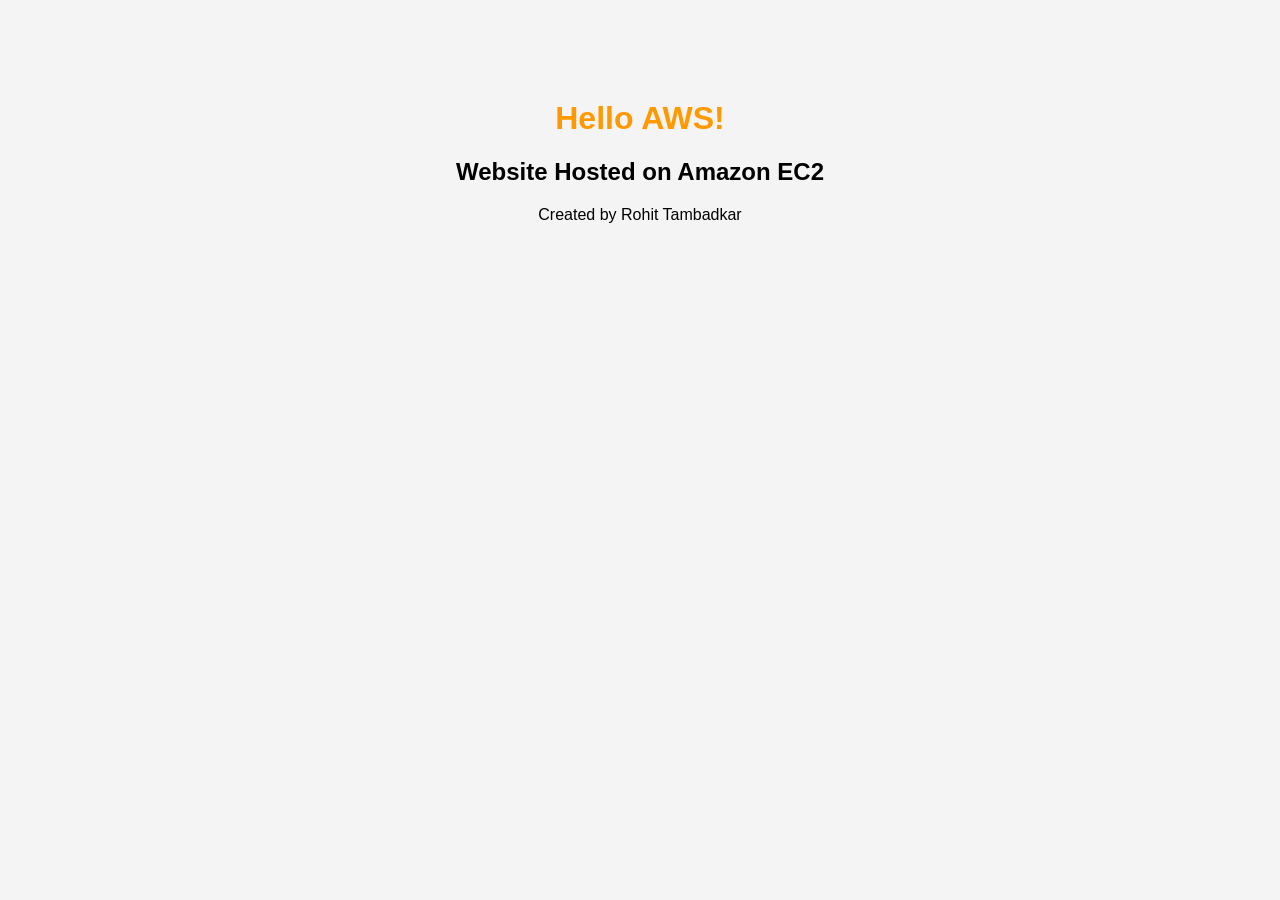
<file: Day-02-AmazonEC2/linuxEC2/index.html>
<!DOCTYPE html>
<html>
<head>
<title>My AWS Website</title>

<style>
body{
    font-family: Arial;
    background:#f4f4f4;
    text-align:center;
    margin-top:100px;
}

h1{
    color:#ff9900;
}
</style>

</head>

<body>

<h1>Hello AWS!</h1>

<h2>Website Hosted on Amazon EC2</h2>

<p>Created by Rohit Tambadkar</p>

</body>
</html>
</file>
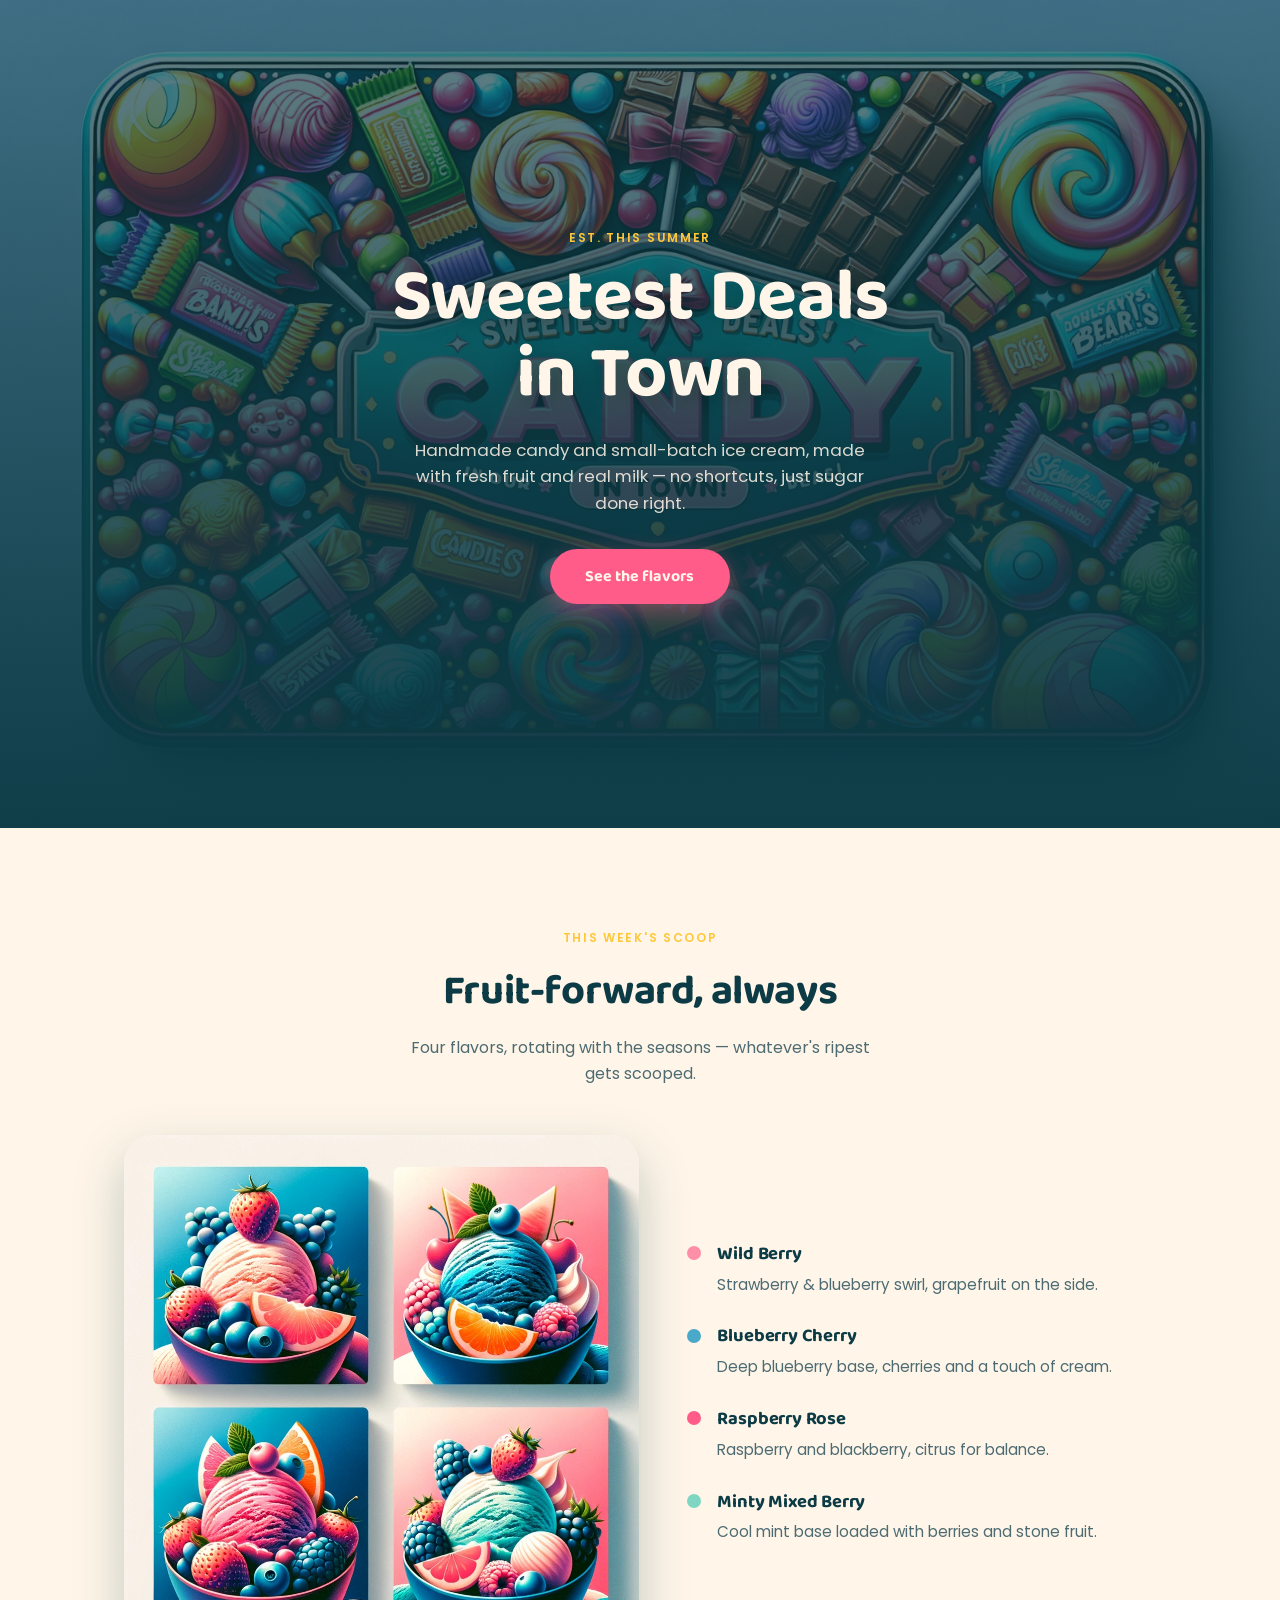
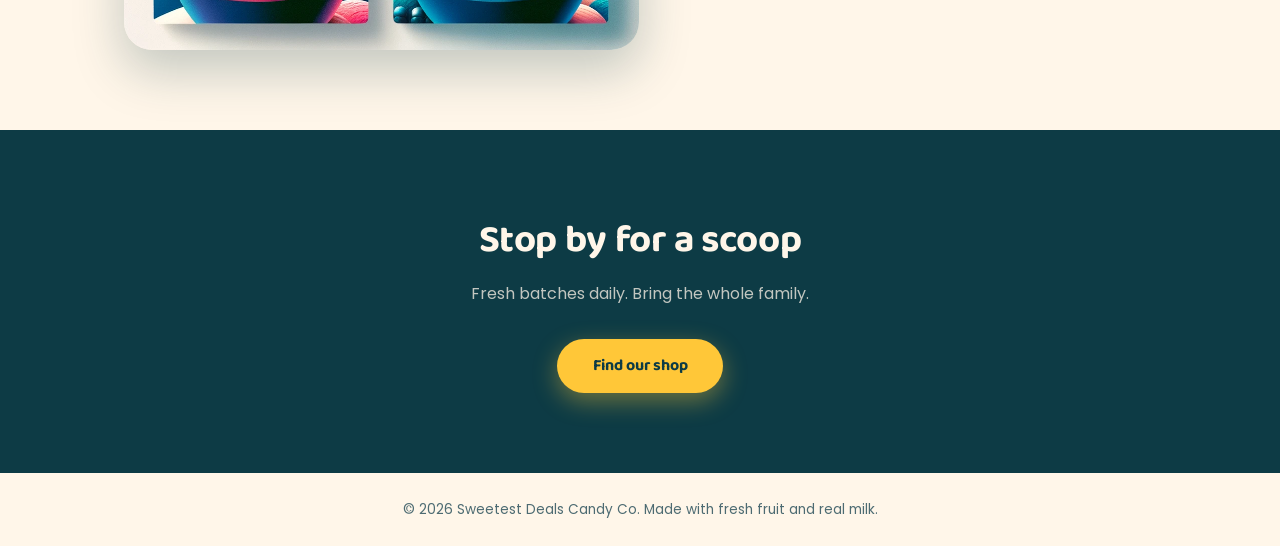
<file: Day-04-S3/HostStaticWebsite/candy-icecream-site/index.html>
<!DOCTYPE html>
<html lang="en">
<head>
    <meta charset="UTF-8">
    <meta name="viewport" content="width=device-width, initial-scale=1.0">
    <title>Sweetest Deals — Candy &amp; Ice Cream Co.</title>
    <link rel="preconnect" href="https://fonts.googleapis.com">
    <link rel="preconnect" href="https://fonts.gstatic.com" crossorigin>
    <link href="https://fonts.googleapis.com/css2?family=Baloo+2:wght@500;700;800&family=Poppins:wght@400;500;600&display=swap" rel="stylesheet">
    <link rel="stylesheet" href="style.css">
</head>
<body>

    <header class="hero">
        <img src="candy.webp" alt="Assorted candies and chocolates" class="hero-img">
        <div class="hero-overlay">
            <span class="eyebrow">est. this summer</span>
            <h1>Sweetest Deals<br>in Town</h1>
            <p>Handmade candy and small-batch ice cream, made with fresh fruit and real milk — no shortcuts, just sugar done right.</p>
            <a href="#flavors" class="btn">See the flavors</a>
        </div>
    </header>

    <main>
        <section id="flavors" class="flavors">
            <div class="section-heading">
                <span class="eyebrow">this week's scoop</span>
                <h2>Fruit-forward, always</h2>
                <p>Four flavors, rotating with the seasons — whatever's ripest gets scooped.</p>
            </div>

            <div class="flavor-showcase">
                <img src="canddy.webp" alt="Four bowls of fruit ice cream in berry, blueberry, cherry and mixed-berry flavors" class="flavor-img">
                <div class="flavor-list">
                    <div class="flavor-item">
                        <span class="dot dot-berry"></span>
                        <div>
                            <h3>Wild Berry</h3>
                            <p>Strawberry &amp; blueberry swirl, grapefruit on the side.</p>
                        </div>
                    </div>
                    <div class="flavor-item">
                        <span class="dot dot-blue"></span>
                        <div>
                            <h3>Blueberry Cherry</h3>
                            <p>Deep blueberry base, cherries and a touch of cream.</p>
                        </div>
                    </div>
                    <div class="flavor-item">
                        <span class="dot dot-pink"></span>
                        <div>
                            <h3>Raspberry Rose</h3>
                            <p>Raspberry and blackberry, citrus for balance.</p>
                        </div>
                    </div>
                    <div class="flavor-item">
                        <span class="dot dot-mint"></span>
                        <div>
                            <h3>Minty Mixed Berry</h3>
                            <p>Cool mint base loaded with berries and stone fruit.</p>
                        </div>
                    </div>
                </div>
            </div>
        </section>

        <section class="cta">
            <h2>Stop by for a scoop</h2>
            <p>Fresh batches daily. Bring the whole family.</p>
            <a href="#" class="btn btn-alt">Find our shop</a>
        </section>
    </main>

    <footer>
        <p>&copy; 2026 Sweetest Deals Candy Co. Made with fresh fruit and real milk.</p>
    </footer>

</body>
</html>
</file>
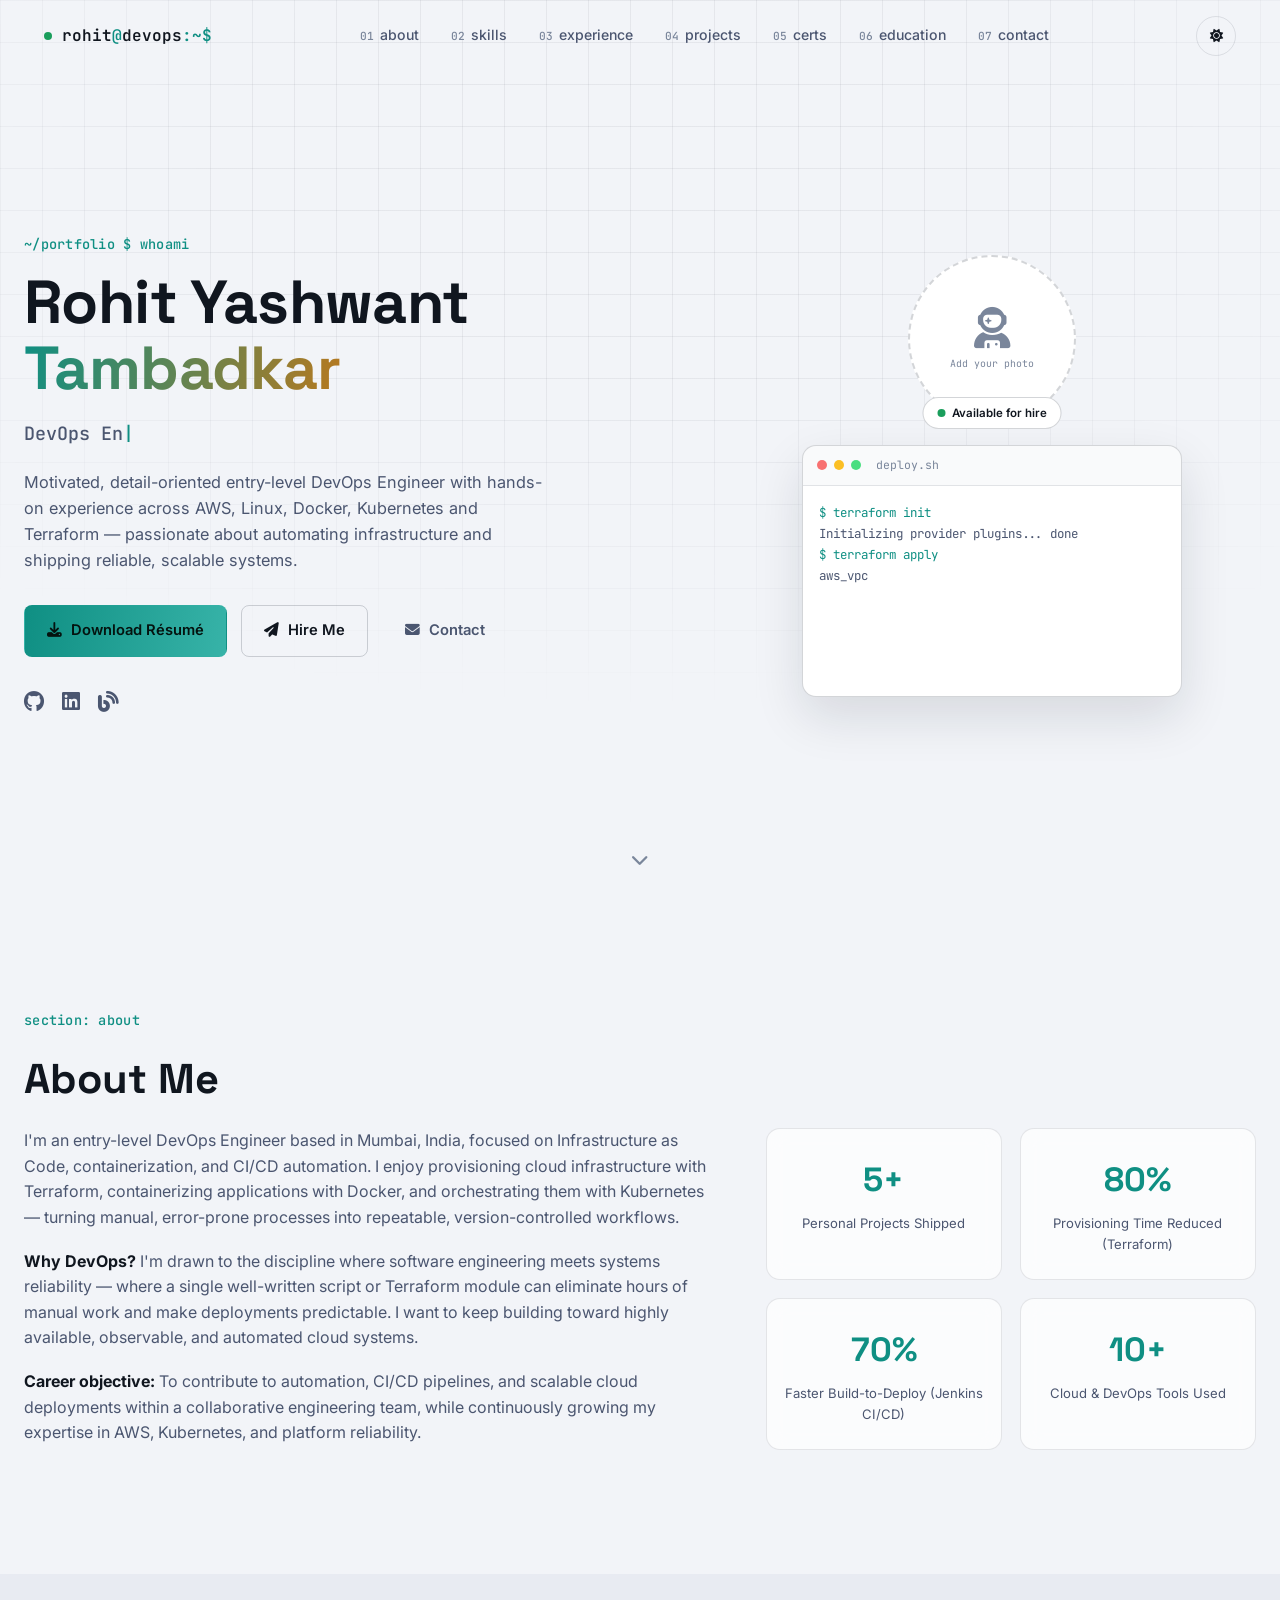
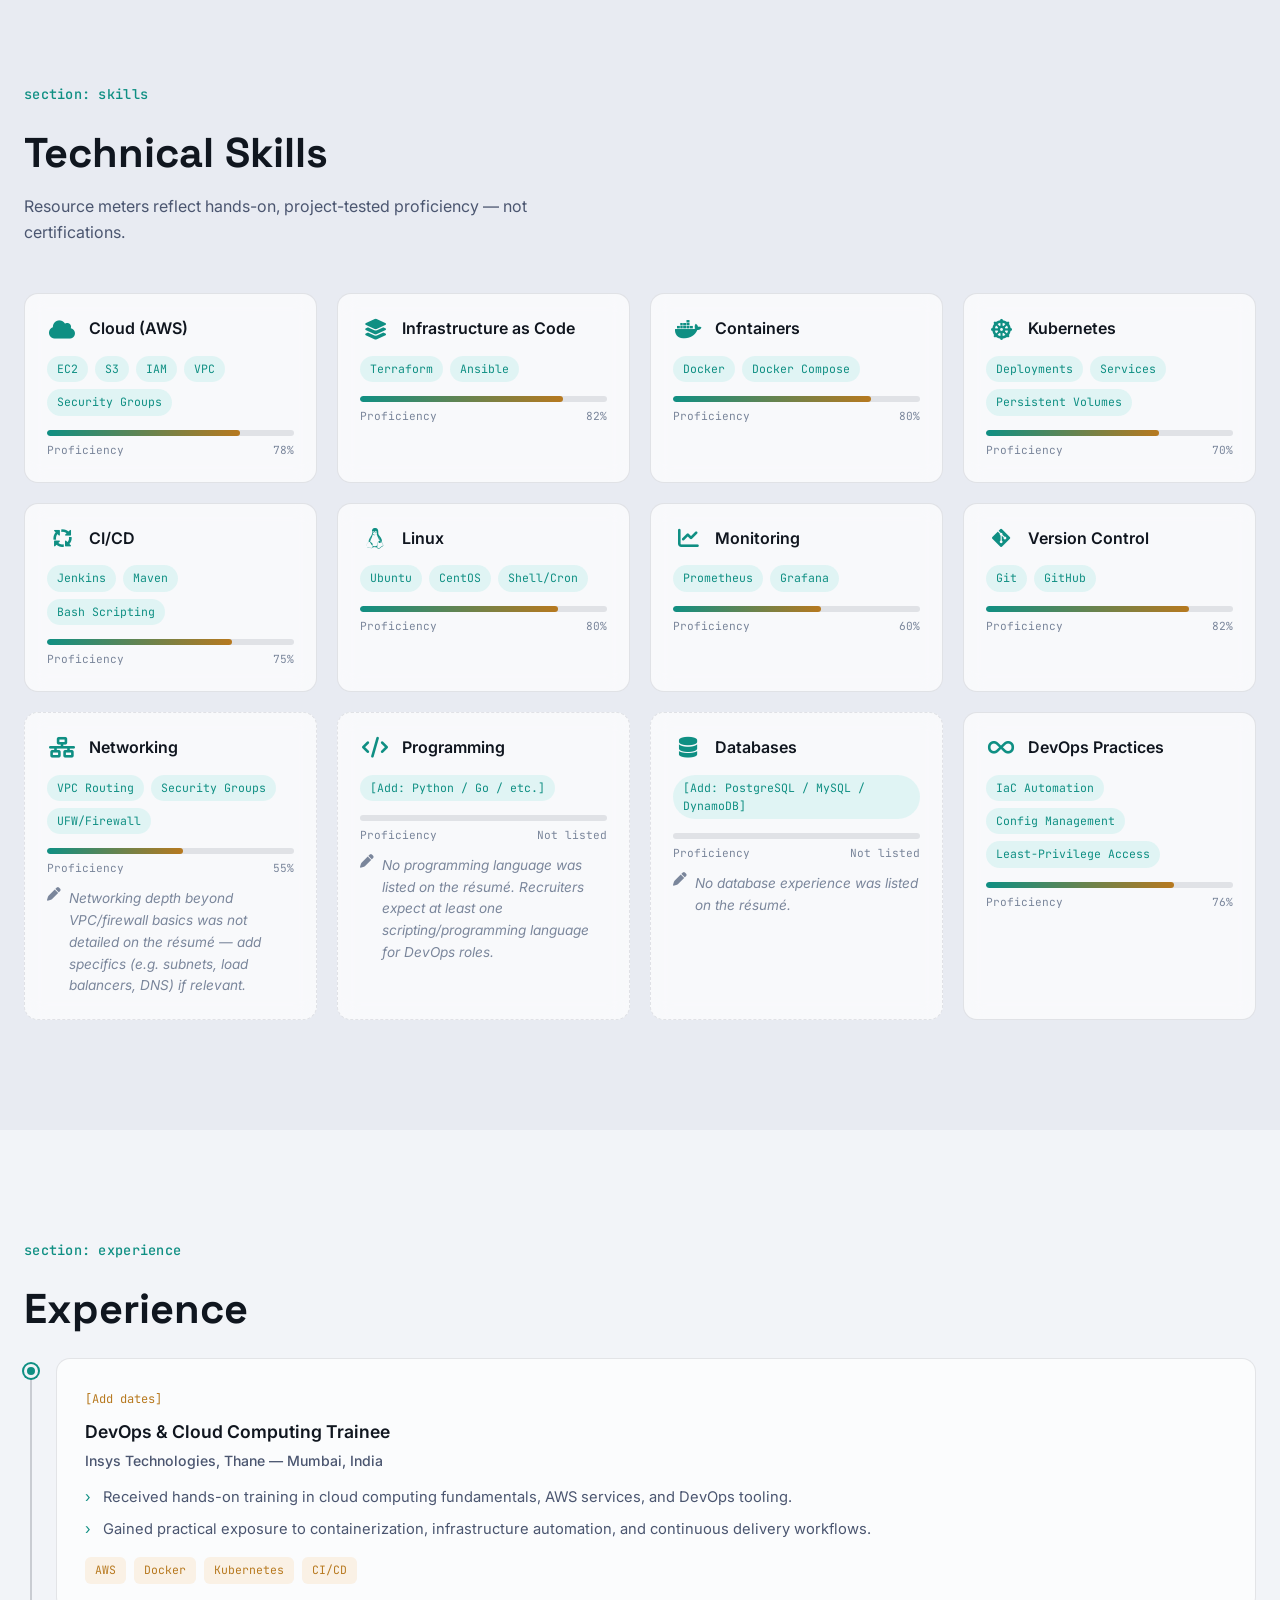
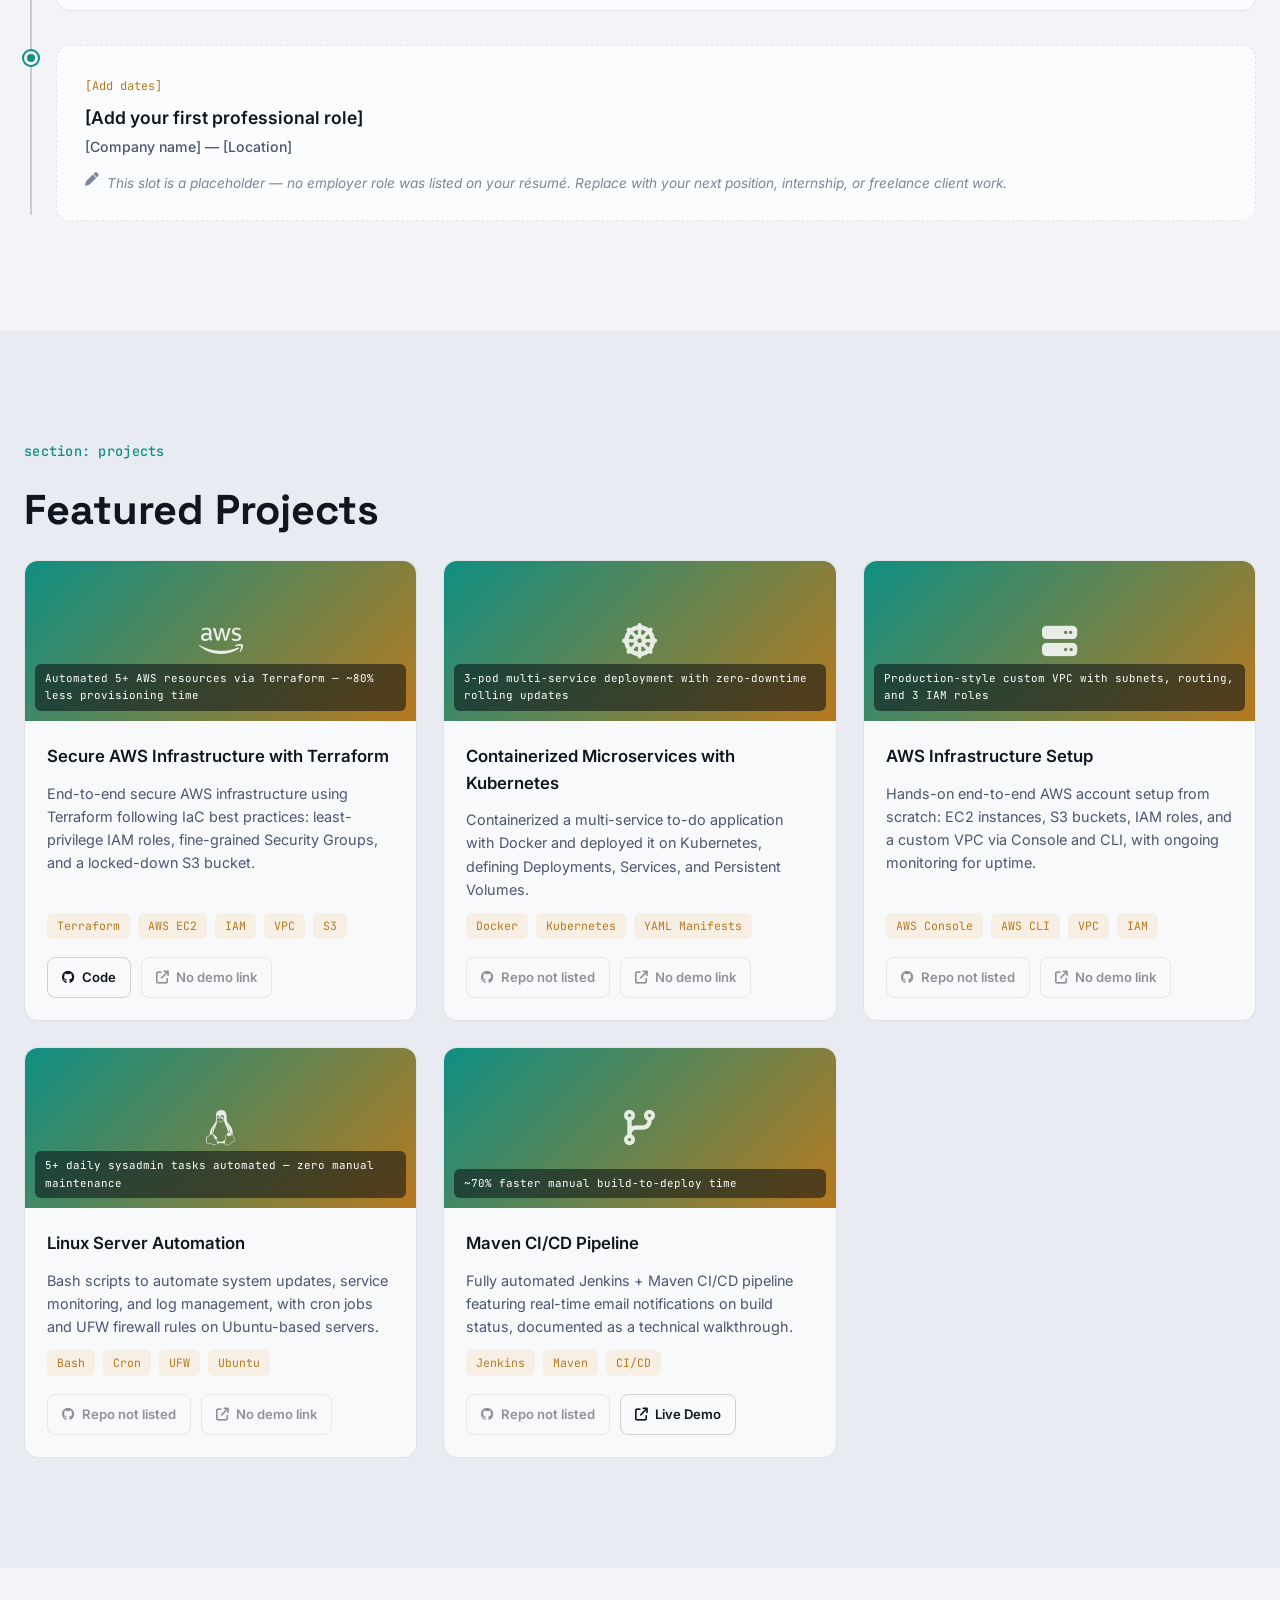
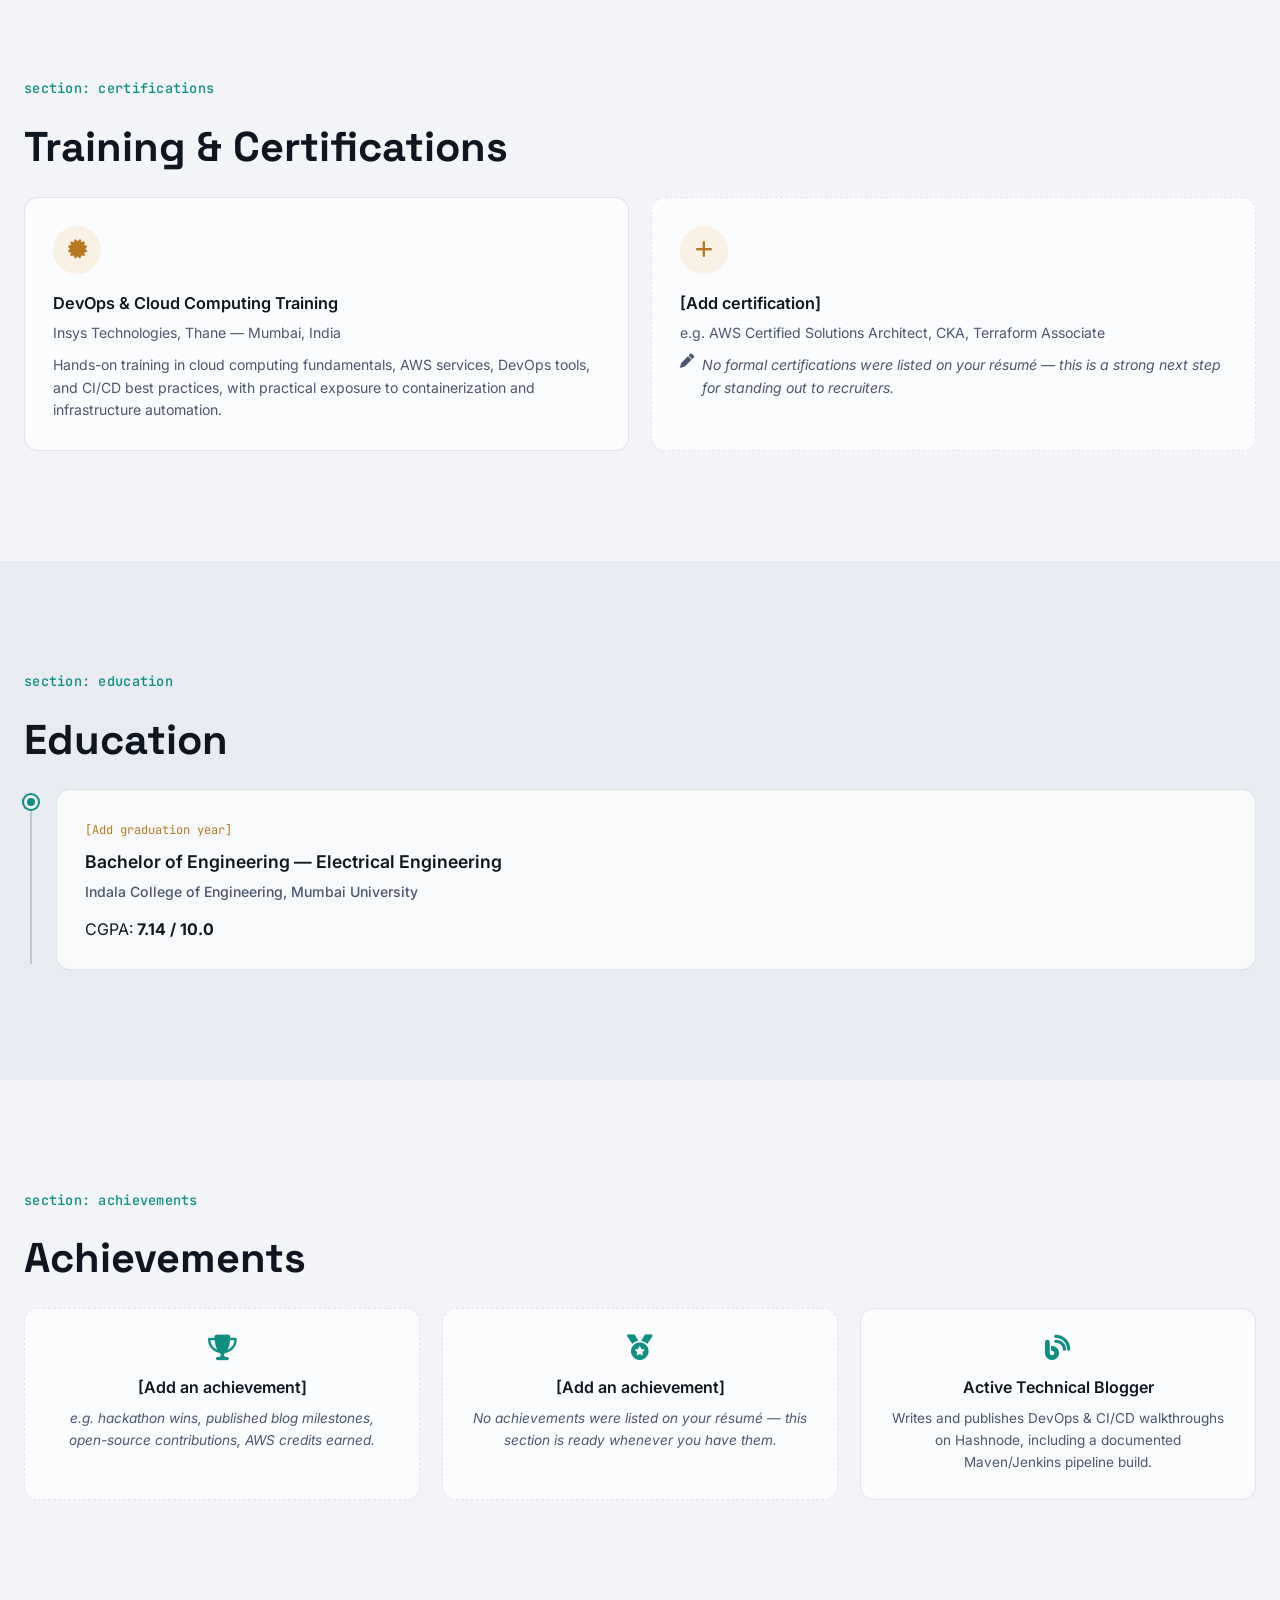
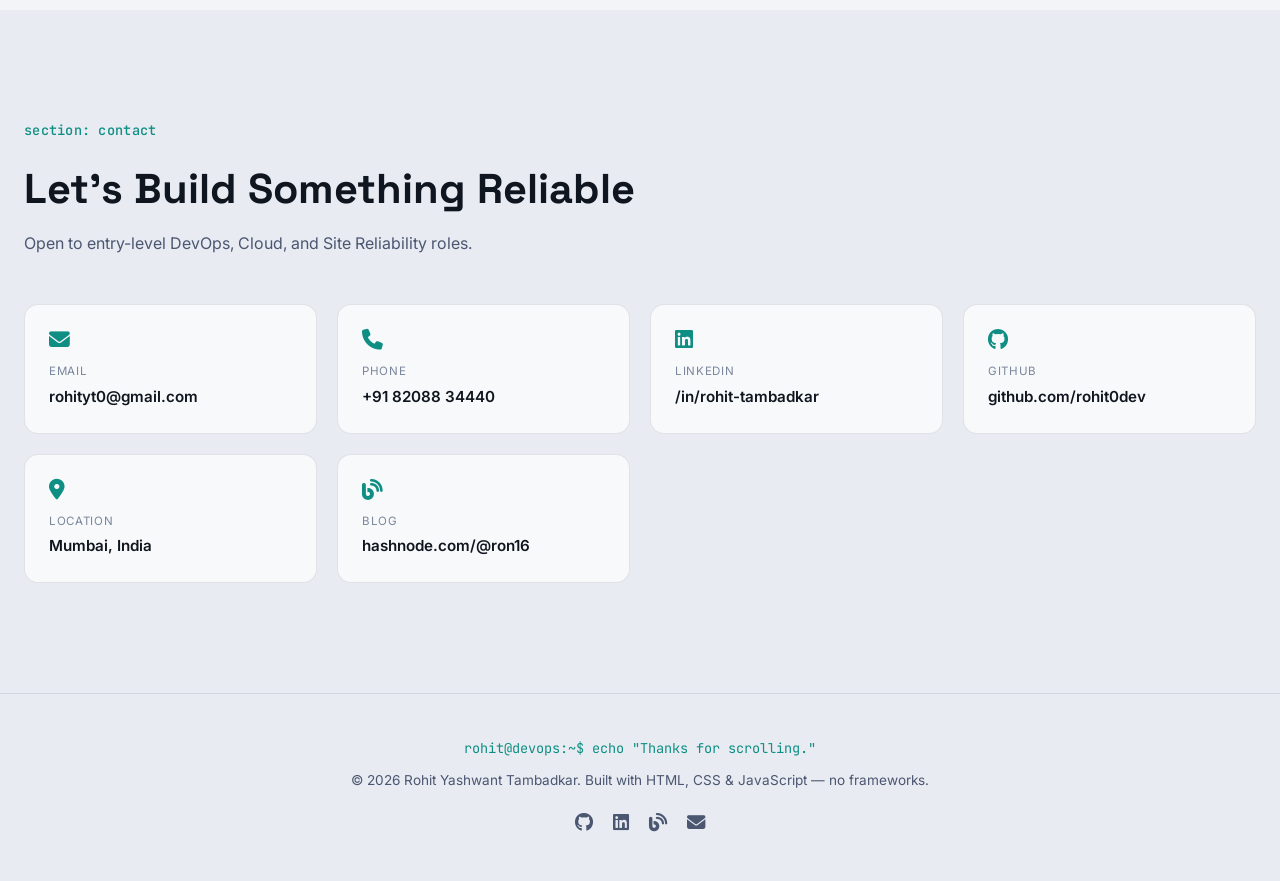
<file: Day-04-S3/HostStaticWebsite/Resume-webpage/index.html>
<!DOCTYPE html>
<html lang="en">
<head>
  <meta charset="UTF-8" />
  <meta name="viewport" content="width=device-width, initial-scale=1.0" />
  <title>Rohit Tambadkar | DevOps Engineer — AWS · Terraform · Kubernetes</title>
  <meta name="description" content="Rohit Yashwant Tambadkar — Entry-level DevOps Engineer specializing in AWS, Terraform, Kubernetes, Docker and CI/CD automation. Based in Mumbai, India." />
  <meta name="keywords" content="DevOps Engineer, AWS, Terraform, Kubernetes, Docker, CI/CD, Jenkins, Cloud Infrastructure, Rohit Tambadkar" />
  <meta name="author" content="Rohit Yashwant Tambadkar" />
  <meta name="robots" content="index, follow" />

  <!-- Open Graph -->
  <meta property="og:type" content="website" />
  <meta property="og:title" content="Rohit Tambadkar | DevOps Engineer" />
  <meta property="og:description" content="AWS · Terraform · Kubernetes · Docker · CI/CD — Portfolio of Rohit Yashwant Tambadkar" />

  <link rel="icon" href="data:image/svg+xml,<svg xmlns=%22http://www.w3.org/2000/svg%22 viewBox=%220 0 100 100%22><text y=%22.9em%22 font-size=%2290%22>⚙️</text></svg>" />

  <!-- Fonts -->
  <link rel="preconnect" href="https://fonts.googleapis.com">
  <link rel="preconnect" href="https://fonts.gstatic.com" crossorigin>
  <link href="https://fonts.googleapis.com/css2?family=Space+Grotesk:wght@400;500;600;700&family=Inter:wght@400;500;600;700&family=JetBrains+Mono:wght@400;500;600;700&display=swap" rel="stylesheet">

  <!-- Font Awesome -->
  <link rel="stylesheet" href="https://cdnjs.cloudflare.com/ajax/libs/font-awesome/6.5.1/css/all.min.css" integrity="sha512-DTOQO9RWCH3ppGqcWaEA1BIZOC6xxalwEsw9c2QQeAIftl+Vegovlnee1c9QX4TctnWMn13TZye+giMm8e2LwA==" crossorigin="anonymous" referrerpolicy="no-referrer" />

  <link rel="stylesheet" href="style.css" />
</head>
<body>

  <!-- ============ LOADER ============ -->
  <div class="loader" id="loader" aria-hidden="true">
    <div class="loader-terminal">
      <span class="loader-line">$ booting portfolio<span class="loader-dots"></span></span>
      <div class="loader-bar"><div class="loader-bar-fill"></div></div>
    </div>
  </div>

  <!-- ============ SCROLL PROGRESS ============ -->
  <div class="scroll-progress" id="scrollProgress"></div>

  <!-- ============ NAV ============ -->
  <header class="navbar" id="navbar">
    <div class="navbar-inner">
      <a href="#hero" class="brand" aria-label="Home">
        <span class="status-dot" aria-hidden="true"></span>
        <span class="brand-text">rohit<span class="accent">@</span>devops<span class="accent">:~$</span></span>
      </a>

      <nav class="nav-links" id="navLinks">
        <a href="#about" class="nav-link"><span class="nav-key">01</span>about</a>
        <a href="#skills" class="nav-link"><span class="nav-key">02</span>skills</a>
        <a href="#experience" class="nav-link"><span class="nav-key">03</span>experience</a>
        <a href="#projects" class="nav-link"><span class="nav-key">04</span>projects</a>
        <a href="#certifications" class="nav-link"><span class="nav-key">05</span>certs</a>
        <a href="#education" class="nav-link"><span class="nav-key">06</span>education</a>
        <a href="#contact" class="nav-link"><span class="nav-key">07</span>contact</a>
      </nav>

      <div class="navbar-actions">
        <button class="theme-toggle" id="themeToggle" aria-label="Toggle dark and light mode">
          <i class="fa-solid fa-moon" id="themeIcon"></i>
        </button>
        <button class="hamburger" id="hamburger" aria-label="Open menu" aria-expanded="false">
          <span></span><span></span><span></span>
        </button>
      </div>
    </div>
  </header>

  <!-- ============ HERO ============ -->
  <section class="hero" id="hero">
    <div class="hero-grid" aria-hidden="true"></div>
    <div class="hero-inner">
      <div class="hero-content">
        <p class="eyebrow mono">~/portfolio $ whoami</p>
        <h1 class="hero-name">Rohit Yashwant<br><span class="gradient-text">Tambadkar</span></h1>
        <h2 class="hero-role mono">
          <span id="typedRole"></span><span class="cursor">|</span>
        </h2>
        <p class="hero-intro">
          Motivated, detail-oriented entry-level DevOps Engineer with hands-on experience across
          AWS, Linux, Docker, Kubernetes and Terraform — passionate about automating infrastructure
          and shipping reliable, scalable systems.
        </p>
        <div class="hero-actions">
          <a href="assets/Rohit-Tambadkar-Resume.pdf" class="btn btn-primary" download>
            <i class="fa-solid fa-download"></i> Download Résumé
          </a>
          <a href="#contact" class="btn btn-outline">
            <i class="fa-solid fa-paper-plane"></i> Hire Me
          </a>
          <a href="mailto:rohityt0@gmail.com" class="btn btn-ghost">
            <i class="fa-solid fa-envelope"></i> Contact
          </a>
        </div>
        <div class="hero-socials">
          <a href="https://github.com/rohit0dev" target="_blank" rel="noopener" aria-label="GitHub"><i class="fa-brands fa-github"></i></a>
          <a href="https://linkedin.com/in/rohit-tambadkar" target="_blank" rel="noopener" aria-label="LinkedIn"><i class="fa-brands fa-linkedin"></i></a>
          <a href="https://hashnode.com/@ron16" target="_blank" rel="noopener" aria-label="Hashnode Blog"><i class="fa-solid fa-blog"></i></a>
        </div>
      </div>

      <div class="hero-visual">
        <div class="avatar-frame">
          <!-- PLACEHOLDER: replace with your real photo -->
          <div class="avatar-placeholder">
            <i class="fa-solid fa-user-astronaut"></i>
            <span class="placeholder-tag">Add your photo</span>
          </div>
          <span class="badge-online"><span class="status-dot"></span> Available for hire</span>
        </div>

        <div class="terminal-window" role="img" aria-label="Simulated deployment terminal">
          <div class="terminal-titlebar">
            <span class="dot red"></span><span class="dot yellow"></span><span class="dot green"></span>
            <span class="terminal-title mono">deploy.sh</span>
          </div>
          <pre class="terminal-body mono" id="terminalBody"></pre>
        </div>
      </div>
    </div>
    <a href="#about" class="scroll-cue" aria-label="Scroll down"><i class="fa-solid fa-chevron-down"></i></a>
  </section>

  <!-- ============ ABOUT ============ -->
  <section class="section" id="about">
    <div class="section-inner">
      <p class="eyebrow mono">section: about</p>
      <h2 class="section-title">About Me</h2>

      <div class="about-grid">
        <div class="about-text reveal">
          <p>
            I'm an entry-level DevOps Engineer based in Mumbai, India, focused on Infrastructure as Code,
            containerization, and CI/CD automation. I enjoy provisioning cloud infrastructure with Terraform,
            containerizing applications with Docker, and orchestrating them with Kubernetes — turning manual,
            error-prone processes into repeatable, version-controlled workflows.
          </p>
          <p>
            <strong>Why DevOps?</strong> I'm drawn to the discipline where software engineering meets systems
            reliability — where a single well-written script or Terraform module can eliminate hours of manual
            work and make deployments predictable. I want to keep building toward highly available, observable,
            and automated cloud systems.
          </p>
          <p>
            <strong>Career objective:</strong> To contribute to automation, CI/CD pipelines, and scalable cloud
            deployments within a collaborative engineering team, while continuously growing my expertise in
            AWS, Kubernetes, and platform reliability.
          </p>
        </div>

        <div class="about-counters reveal">
          <div class="counter-card">
            <span class="counter" data-target="5">0</span><span class="counter-suffix">+</span>
            <p>Personal Projects Shipped</p>
          </div>
          <div class="counter-card">
            <span class="counter" data-target="80">0</span><span class="counter-suffix">%</span>
            <p>Provisioning Time Reduced (Terraform)</p>
          </div>
          <div class="counter-card">
            <span class="counter" data-target="70">0</span><span class="counter-suffix">%</span>
            <p>Faster Build-to-Deploy (Jenkins CI/CD)</p>
          </div>
          <div class="counter-card">
            <span class="counter" data-target="10">0</span><span class="counter-suffix">+</span>
            <p>Cloud &amp; DevOps Tools Used</p>
          </div>
        </div>
      </div>
    </div>
  </section>

  <!-- ============ SKILLS ============ -->
  <section class="section section-alt" id="skills">
    <div class="section-inner">
      <p class="eyebrow mono">section: skills</p>
      <h2 class="section-title">Technical Skills</h2>
      <p class="section-subtitle">Resource meters reflect hands-on, project-tested proficiency — not certifications.</p>

      <div class="skills-grid" id="skillsGrid">
        <!-- Filled by JS from a data array; see script.js -->
      </div>
    </div>
  </section>

  <!-- ============ EXPERIENCE ============ -->
  <section class="section" id="experience">
    <div class="section-inner">
      <p class="eyebrow mono">section: experience</p>
      <h2 class="section-title">Experience</h2>

      <div class="timeline">
        <div class="timeline-item reveal">
          <div class="timeline-dot"></div>
          <div class="timeline-card">
            <span class="timeline-date mono">[Add dates]</span>
            <h3>DevOps &amp; Cloud Computing Trainee</h3>
            <h4>Insys Technologies, Thane — Mumbai, India</h4>
            <ul>
              <li>Received hands-on training in cloud computing fundamentals, AWS services, and DevOps tooling.</li>
              <li>Gained practical exposure to containerization, infrastructure automation, and continuous delivery workflows.</li>
            </ul>
            <div class="tech-tags">
              <span>AWS</span><span>Docker</span><span>Kubernetes</span><span>CI/CD</span>
            </div>
          </div>
        </div>

        <div class="timeline-item reveal placeholder-item">
          <div class="timeline-dot"></div>
          <div class="timeline-card placeholder-card">
            <span class="timeline-date mono">[Add dates]</span>
            <h3>[Add your first professional role]</h3>
            <h4>[Company name] — [Location]</h4>
            <p class="placeholder-note"><i class="fa-solid fa-pen"></i> This slot is a placeholder — no employer role was listed on your résumé. Replace with your next position, internship, or freelance client work.</p>
          </div>
        </div>
      </div>
    </div>
  </section>

  <!-- ============ PROJECTS ============ -->
  <section class="section section-alt" id="projects">
    <div class="section-inner">
      <p class="eyebrow mono">section: projects</p>
      <h2 class="section-title">Featured Projects</h2>

      <div class="projects-grid" id="projectsGrid">
        <!-- Filled by JS from a data array -->
      </div>
    </div>
  </section>

  <!-- ============ CERTIFICATIONS ============ -->
  <section class="section" id="certifications">
    <div class="section-inner">
      <p class="eyebrow mono">section: certifications</p>
      <h2 class="section-title">Training &amp; Certifications</h2>

      <div class="cert-grid">
        <div class="cert-card reveal">
          <div class="cert-icon"><i class="fa-solid fa-certificate"></i></div>
          <h3>DevOps &amp; Cloud Computing Training</h3>
          <p class="cert-org">Insys Technologies, Thane — Mumbai, India</p>
          <p>Hands-on training in cloud computing fundamentals, AWS services, DevOps tools, and CI/CD best practices, with practical exposure to containerization and infrastructure automation.</p>
        </div>

        <div class="cert-card placeholder-card reveal">
          <div class="cert-icon"><i class="fa-solid fa-plus"></i></div>
          <h3>[Add certification]</h3>
          <p class="cert-org">e.g. AWS Certified Solutions Architect, CKA, Terraform Associate</p>
          <p class="placeholder-note"><i class="fa-solid fa-pen"></i> No formal certifications were listed on your résumé — this is a strong next step for standing out to recruiters.</p>
        </div>
      </div>
    </div>
  </section>

  <!-- ============ EDUCATION ============ -->
  <section class="section section-alt" id="education">
    <div class="section-inner">
      <p class="eyebrow mono">section: education</p>
      <h2 class="section-title">Education</h2>

      <div class="timeline">
        <div class="timeline-item reveal">
          <div class="timeline-dot"></div>
          <div class="timeline-card">
            <span class="timeline-date mono">[Add graduation year]</span>
            <h3>Bachelor of Engineering — Electrical Engineering</h3>
            <h4>Indala College of Engineering, Mumbai University</h4>
            <p>CGPA: <strong>7.14 / 10.0</strong></p>
          </div>
        </div>
      </div>
    </div>
  </section>

  <!-- ============ ACHIEVEMENTS ============ -->
  <section class="section" id="achievements">
    <div class="section-inner">
      <p class="eyebrow mono">section: achievements</p>
      <h2 class="section-title">Achievements</h2>

      <div class="achievements-grid">
        <div class="achievement-card placeholder-card reveal">
          <i class="fa-solid fa-trophy"></i>
          <h3>[Add an achievement]</h3>
          <p class="placeholder-note">e.g. hackathon wins, published blog milestones, open-source contributions, AWS credits earned.</p>
        </div>
        <div class="achievement-card placeholder-card reveal">
          <i class="fa-solid fa-medal"></i>
          <h3>[Add an achievement]</h3>
          <p class="placeholder-note">No achievements were listed on your résumé — this section is ready whenever you have them.</p>
        </div>
        <div class="achievement-card reveal">
          <i class="fa-solid fa-blog"></i>
          <h3>Active Technical Blogger</h3>
          <p>Writes and publishes DevOps &amp; CI/CD walkthroughs on Hashnode, including a documented Maven/Jenkins pipeline build.</p>
        </div>
      </div>
    </div>
  </section>

  <!-- ============ CONTACT ============ -->
  <section class="section section-alt" id="contact">
    <div class="section-inner">
      <p class="eyebrow mono">section: contact</p>
      <h2 class="section-title">Let's Build Something Reliable</h2>
      <p class="section-subtitle">Open to entry-level DevOps, Cloud, and Site Reliability roles.</p>

      <div class="contact-grid">
        <a href="mailto:rohityt0@gmail.com" class="contact-card reveal">
          <i class="fa-solid fa-envelope"></i>
          <span class="contact-label">Email</span>
          <span class="contact-value">rohityt0@gmail.com</span>
        </a>
        <a href="tel:+918208834440" class="contact-card reveal">
          <i class="fa-solid fa-phone"></i>
          <span class="contact-label">Phone</span>
          <span class="contact-value">+91 82088 34440</span>
        </a>
        <a href="https://linkedin.com/in/rohit-tambadkar" target="_blank" rel="noopener" class="contact-card reveal">
          <i class="fa-brands fa-linkedin"></i>
          <span class="contact-label">LinkedIn</span>
          <span class="contact-value">/in/rohit-tambadkar</span>
        </a>
        <a href="https://github.com/rohit0dev" target="_blank" rel="noopener" class="contact-card reveal">
          <i class="fa-brands fa-github"></i>
          <span class="contact-label">GitHub</span>
          <span class="contact-value">github.com/rohit0dev</span>
        </a>
        <div class="contact-card no-link reveal">
          <i class="fa-solid fa-location-dot"></i>
          <span class="contact-label">Location</span>
          <span class="contact-value">Mumbai, India</span>
        </div>
        <a href="https://hashnode.com/@ron16" target="_blank" rel="noopener" class="contact-card reveal">
          <i class="fa-solid fa-blog"></i>
          <span class="contact-label">Blog</span>
          <span class="contact-value">hashnode.com/@ron16</span>
        </a>
      </div>
    </div>
  </section>

  <!-- ============ FOOTER ============ -->
  <footer class="footer">
    <div class="footer-inner">
      <p class="mono">rohit@devops:~$ echo "Thanks for scrolling."</p>
      <p>&copy; <span id="year"></span> Rohit Yashwant Tambadkar. Built with HTML, CSS &amp; JavaScript — no frameworks.</p>
      <div class="footer-socials">
        <a href="https://github.com/rohit0dev" target="_blank" rel="noopener" aria-label="GitHub"><i class="fa-brands fa-github"></i></a>
        <a href="https://linkedin.com/in/rohit-tambadkar" target="_blank" rel="noopener" aria-label="LinkedIn"><i class="fa-brands fa-linkedin"></i></a>
        <a href="https://hashnode.com/@ron16" target="_blank" rel="noopener" aria-label="Blog"><i class="fa-solid fa-blog"></i></a>
        <a href="mailto:rohityt0@gmail.com" aria-label="Email"><i class="fa-solid fa-envelope"></i></a>
      </div>
    </div>
  </footer>

  <button class="scroll-top" id="scrollTop" aria-label="Scroll to top">
    <i class="fa-solid fa-arrow-up"></i>
  </button>

  <script src="script.js"></script>
</body>
</html>
</file>
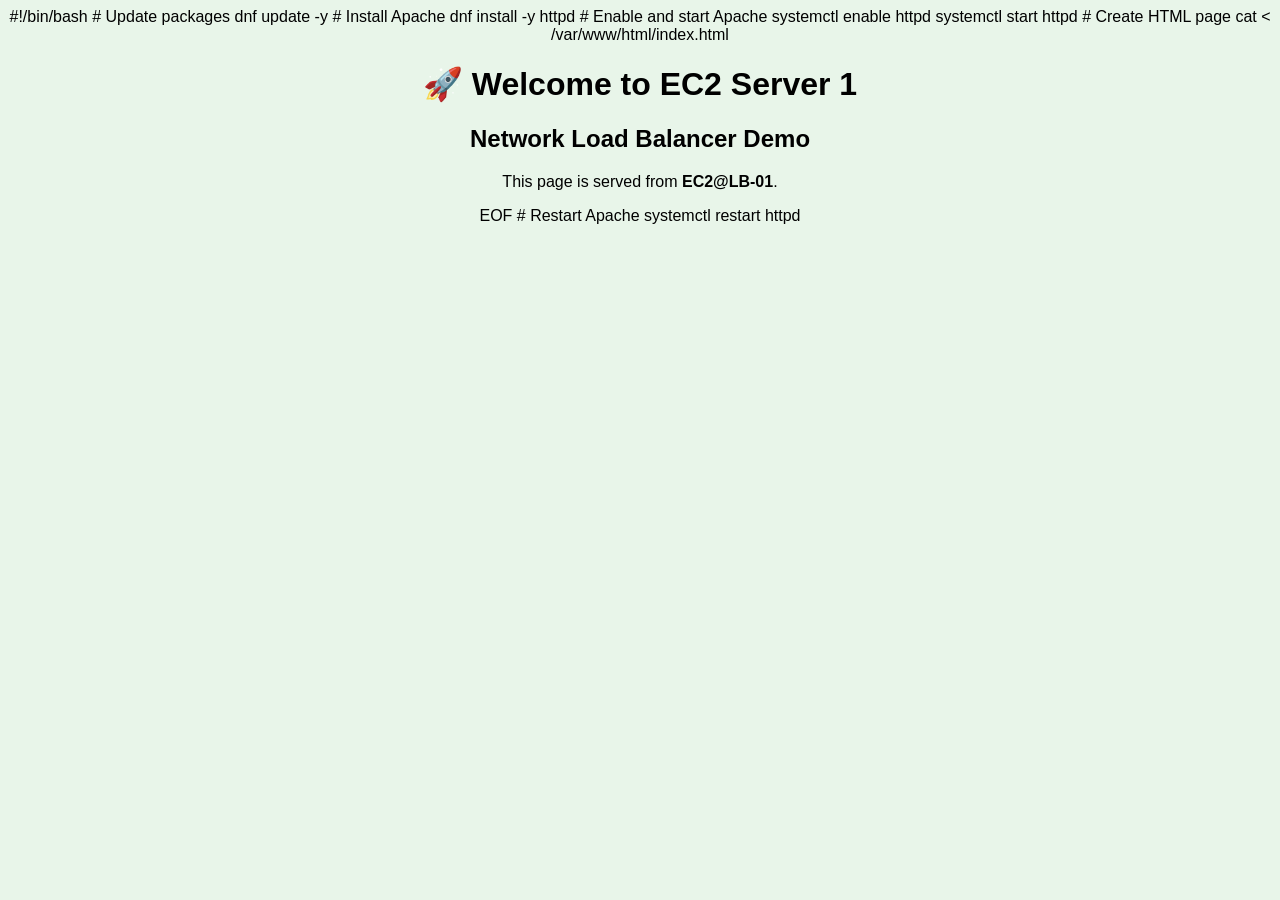
<file: Day-06-ELB-&-ASG/NLB/Advanced Details/EC2-1/index.html>
#!/bin/bash

# Update packages
dnf update -y

# Install Apache
dnf install -y httpd

# Enable and start Apache
systemctl enable httpd
systemctl start httpd

# Create HTML page
cat <<EOF > /var/www/html/index.html
<!DOCTYPE html>
<html>
<head>
    <title>Server 1</title>
</head>
<body style="background-color:#e8f5e9; text-align:center; font-family:Arial;">
    <h1>🚀 Welcome to EC2 Server 1</h1>
    <h2>Network Load Balancer Demo</h2>
    <p>This page is served from <b>EC2@LB-01</b>.</p>
</body>
</html>
EOF

# Restart Apache
systemctl restart httpd
</file>
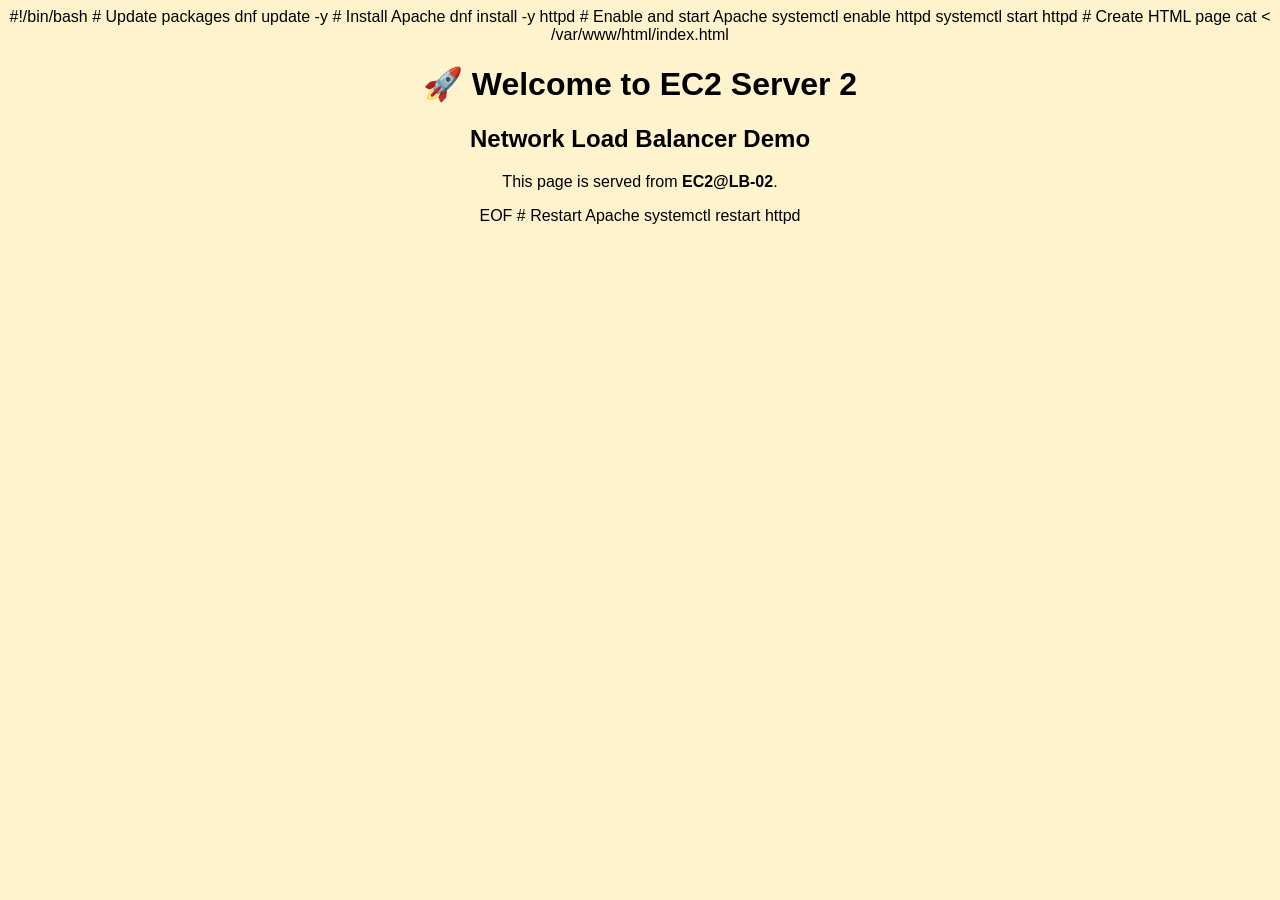
<file: Day-06-ELB-&-ASG/NLB/Advanced Details/EC2-2/index.html>
#!/bin/bash

# Update packages
dnf update -y

# Install Apache
dnf install -y httpd

# Enable and start Apache
systemctl enable httpd
systemctl start httpd

# Create HTML page
cat <<EOF > /var/www/html/index.html
<!DOCTYPE html>
<html>
<head>
    <title>Server 2</title>
</head>
<body style="background-color:#fff3cd; text-align:center; font-family:Arial;">
    <h1>🚀 Welcome to EC2 Server 2</h1>
    <h2>Network Load Balancer Demo</h2>
    <p>This page is served from <b>EC2@LB-02</b>.</p>
</body>
</html>
EOF

# Restart Apache
systemctl restart httpd
</file>
<file: Day-04-S3/HostStaticWebsite/candy-icecream-site/style.css>
:root {
    --teal-deep: #0d3b45;
    --teal-mid: #12505c;
    --pink: #ff5c8a;
    --pink-deep: #e8407a;
    --gold: #ffc738;
    --cream: #fff6e9;
    --ink: #0d3b45;

    --font-display: 'Baloo 2', sans-serif;
    --font-body: 'Poppins', sans-serif;
}

* {
    box-sizing: border-box;
    margin: 0;
    padding: 0;
}

html {
    scroll-behavior: smooth;
}

body {
    font-family: var(--font-body);
    background: var(--cream);
    color: var(--ink);
    line-height: 1.6;
}

img {
    display: block;
    max-width: 100%;
}

.eyebrow {
    display: inline-block;
    font-family: var(--font-body);
    font-size: 0.75rem;
    font-weight: 600;
    letter-spacing: 0.14em;
    text-transform: uppercase;
    color: var(--gold);
    margin-bottom: 0.75rem;
}

h1, h2, h3 {
    font-family: var(--font-display);
    font-weight: 700;
    letter-spacing: -0.01em;
}

/* ---------- Hero ---------- */

.hero {
    position: relative;
    min-height: 92vh;
    display: flex;
    align-items: center;
    overflow: hidden;
    background: var(--teal-deep);
}

.hero-img {
    position: absolute;
    inset: 0;
    width: 100%;
    height: 100%;
    object-fit: cover;
    opacity: 0.55;
}

.hero::after {
    content: "";
    position: absolute;
    inset: 0;
    background: linear-gradient(180deg, rgba(13, 59, 69, 0.35) 0%, rgba(13, 59, 69, 0.85) 78%, rgba(13, 59, 69, 0.97) 100%);
}

.hero-overlay {
    position: relative;
    z-index: 1;
    max-width: 720px;
    margin: 0 auto;
    padding: 2rem 1.5rem;
    text-align: center;
    color: var(--cream);
}

.hero h1 {
    font-size: clamp(2.6rem, 7vw, 4.6rem);
    line-height: 1.05;
    color: var(--cream);
    text-shadow: 0 4px 24px rgba(0, 0, 0, 0.35);
}

.hero p {
    margin: 1.4rem auto 2rem;
    max-width: 460px;
    font-size: 1.05rem;
    color: rgba(255, 246, 233, 0.85);
}

.btn {
    display: inline-block;
    background: var(--pink);
    color: var(--cream);
    font-family: var(--font-display);
    font-weight: 700;
    font-size: 1rem;
    padding: 0.9rem 2.2rem;
    border-radius: 999px;
    text-decoration: none;
    box-shadow: 0 8px 24px rgba(255, 92, 138, 0.4);
    transition: transform 0.2s ease, box-shadow 0.2s ease;
}

.btn:hover {
    transform: translateY(-2px);
    box-shadow: 0 12px 28px rgba(255, 92, 138, 0.5);
}

.btn-alt {
    background: var(--gold);
    color: var(--teal-deep);
    box-shadow: 0 8px 24px rgba(255, 199, 56, 0.4);
}

/* ---------- Flavors ---------- */

.flavors {
    max-width: 1080px;
    margin: 0 auto;
    padding: 6rem 1.5rem 5rem;
}

.section-heading {
    text-align: center;
    max-width: 480px;
    margin: 0 auto 3rem;
}

.section-heading h2 {
    font-size: clamp(1.9rem, 4vw, 2.6rem);
    margin-bottom: 0.6rem;
}

.section-heading p {
    color: #4d6b72;
}

.flavor-showcase {
    display: grid;
    grid-template-columns: 1.1fr 1fr;
    gap: 3rem;
    align-items: center;
}

.flavor-img {
    border-radius: 28px;
    box-shadow: 0 20px 50px rgba(13, 59, 69, 0.25);
}

.flavor-list {
    display: flex;
    flex-direction: column;
    gap: 1.6rem;
}

.flavor-item {
    display: flex;
    gap: 1rem;
    align-items: flex-start;
}

.flavor-item h3 {
    font-size: 1.15rem;
    margin-bottom: 0.2rem;
}

.flavor-item p {
    color: #4d6b72;
    font-size: 0.95rem;
}

.dot {
    flex-shrink: 0;
    width: 14px;
    height: 14px;
    border-radius: 50%;
    margin-top: 0.4rem;
}

.dot-berry { background: #ff8fa8; }
.dot-blue { background: #4aa8c9; }
.dot-pink { background: var(--pink); }
.dot-mint { background: #7fd6c2; }

/* ---------- CTA ---------- */

.cta {
    background: var(--teal-deep);
    color: var(--cream);
    text-align: center;
    padding: 5rem 1.5rem;
}

.cta h2 {
    color: var(--cream);
    font-size: clamp(1.8rem, 4vw, 2.4rem);
    margin-bottom: 0.6rem;
}

.cta p {
    color: rgba(255, 246, 233, 0.75);
    margin-bottom: 2rem;
}

/* ---------- Footer ---------- */

footer {
    text-align: center;
    padding: 1.6rem;
    font-size: 0.85rem;
    color: #4d6b72;
    background: var(--cream);
}

/* ---------- Responsive ---------- */

@media (max-width: 760px) {
    .flavor-showcase {
        grid-template-columns: 1fr;
    }

    .hero {
        min-height: 85vh;
    }
}
</file>
<file: Day-04-S3/HostStaticWebsite/Resume-webpage/style.css>
/* =========================================================
   ROHIT TAMBADKAR — DEVOPS PORTFOLIO
   Design system: "Control Plane" — a dark ops-dashboard aesthetic
   drawing on terminals, status monitors, and infra-as-code.
   ========================================================= */

:root{
  /* ---- Color tokens (dark, default) ---- */
  --bg: #0a0e14;
  --bg-alt: #0d1320;
  --surface: rgba(20, 27, 41, 0.6);
  --surface-solid: #131a27;
  --border: rgba(148, 163, 184, 0.14);
  --border-strong: rgba(148, 163, 184, 0.28);

  --text-primary: #e7ebf3;
  --text-secondary: #8b96ac;
  --text-tertiary: #5b6478;

  --accent-teal: #4fd1c5;
  --accent-teal-dim: rgba(79, 209, 197, 0.14);
  --accent-amber: #f0a857;
  --accent-amber-dim: rgba(240, 168, 87, 0.14);
  --accent-green: #4ade80;
  --accent-red: #f87171;

  --font-display: 'Space Grotesk', sans-serif;
  --font-body: 'Inter', sans-serif;
  --font-mono: 'JetBrains Mono', monospace;

  --radius: 14px;
  --radius-sm: 8px;
  --shadow-lg: 0 20px 60px rgba(0,0,0,0.45);
  --nav-h: 72px;

  color-scheme: dark;
}

[data-theme="light"]{
  --bg: #f2f4f8;
  --bg-alt: #e8ebf2;
  --surface: rgba(255, 255, 255, 0.7);
  --surface-solid: #ffffff;
  --border: rgba(16, 24, 40, 0.1);
  --border-strong: rgba(16, 24, 40, 0.18);

  --text-primary: #10161f;
  --text-secondary: #4b5670;
  --text-tertiary: #7a869b;

  --accent-teal: #0f8f83;
  --accent-amber: #b7791f;
  --accent-green: #1a9e5c;
  --accent-red: #d8453a;

  --shadow-lg: 0 20px 50px rgba(16,24,40,0.12);
  color-scheme: light;
}

/* ---- Reset ---- */
*, *::before, *::after{ box-sizing: border-box; margin: 0; padding: 0; }
html{ scroll-behavior: smooth; }
body{
  background: var(--bg);
  color: var(--text-primary);
  font-family: var(--font-body);
  line-height: 1.6;
  overflow-x: hidden;
  transition: background 0.4s ease, color 0.4s ease;
}
img{ max-width: 100%; display: block; }
a{ color: inherit; text-decoration: none; }
ul{ list-style: none; }
button{ font-family: inherit; cursor: pointer; border: none; background: none; color: inherit; }
.mono{ font-family: var(--font-mono); }

@media (prefers-reduced-motion: reduce){
  *{ animation-duration: 0.01ms !important; animation-iteration-count: 1 !important; transition-duration: 0.01ms !important; scroll-behavior: auto !important; }
}

::selection{ background: var(--accent-teal); color: #06110f; }

/* Subtle background grid texture used behind hero + sections */
.hero-grid{
  position: absolute; inset: 0;
  background-image:
    linear-gradient(var(--border) 1px, transparent 1px),
    linear-gradient(90deg, var(--border) 1px, transparent 1px);
  background-size: 42px 42px;
  mask-image: radial-gradient(ellipse 80% 60% at 50% 20%, black 40%, transparent 100%);
  opacity: 0.6;
  pointer-events: none;
}

/* =========================================================
   LOADER
   ========================================================= */
.loader{
  position: fixed; inset: 0; z-index: 9999;
  background: var(--bg);
  display: flex; align-items: center; justify-content: center;
  transition: opacity 0.6s ease, visibility 0.6s ease;
}
.loader.hidden{ opacity: 0; visibility: hidden; }
.loader-terminal{ width: min(340px, 80vw); }
.loader-line{ color: var(--accent-teal); font-size: 0.95rem; }
.loader-dots::after{ content: ''; animation: dots 1.2s steps(4,end) infinite; }
@keyframes dots{ 0%{content:'';} 25%{content:'.';} 50%{content:'..';} 75%{content:'...';} 100%{content:'';} }
.loader-bar{ margin-top: 16px; height: 3px; width: 100%; background: var(--border); border-radius: 2px; overflow: hidden; }
.loader-bar-fill{ height: 100%; width: 0%; background: linear-gradient(90deg, var(--accent-teal), var(--accent-amber)); animation: loadfill 1.4s ease forwards; }
@keyframes loadfill{ to{ width: 100%; } }

/* Scroll progress bar */
.scroll-progress{
  position: fixed; top: 0; left: 0; height: 3px; width: 0%;
  background: linear-gradient(90deg, var(--accent-teal), var(--accent-amber));
  z-index: 1001; transition: width 0.1s ease-out;
}

/* =========================================================
   NAVBAR
   ========================================================= */
.navbar{
  position: fixed; top: 0; left: 0; right: 0; z-index: 1000;
  height: var(--nav-h);
  background: transparent;
  border-bottom: 1px solid transparent;
  transition: background 0.35s ease, border-color 0.35s ease, backdrop-filter 0.35s ease;
}
.navbar.scrolled{
  background: var(--surface);
  backdrop-filter: blur(16px) saturate(140%);
  -webkit-backdrop-filter: blur(16px) saturate(140%);
  border-bottom: 1px solid var(--border);
}
.navbar-inner{
  max-width: 1240px; margin: 0 auto; height: 100%;
  display: flex; align-items: center; justify-content: space-between;
  padding: 0 24px;
}
.brand{ display: flex; align-items: center; gap: 10px; font-family: var(--font-mono); font-weight: 600; font-size: 1rem; }
.status-dot{
  width: 8px; height: 8px; border-radius: 50%; background: var(--accent-green);
  box-shadow: 0 0 0 0 rgba(74,222,128,0.6);
  animation: pulse-dot 2s infinite;
  flex-shrink: 0;
}
@keyframes pulse-dot{
  0%{ box-shadow: 0 0 0 0 rgba(74,222,128,0.5); }
  70%{ box-shadow: 0 0 0 7px rgba(74,222,128,0); }
  100%{ box-shadow: 0 0 0 0 rgba(74,222,128,0); }
}
.brand-text .accent{ color: var(--accent-teal); }

.nav-links{ display: flex; align-items: center; gap: 4px; }
.nav-link{
  display: flex; align-items: baseline; gap: 6px;
  font-size: 0.88rem; font-weight: 500; color: var(--text-secondary);
  padding: 8px 14px; border-radius: var(--radius-sm);
  transition: color 0.25s ease, background 0.25s ease;
}
.nav-key{ font-family: var(--font-mono); font-size: 0.7rem; color: var(--text-tertiary); }
.nav-link:hover{ color: var(--text-primary); background: var(--surface); }
.nav-link.active{ color: var(--accent-teal); }

.navbar-actions{ display: flex; align-items: center; gap: 8px; }
.theme-toggle{
  width: 40px; height: 40px; border-radius: 50%;
  display: flex; align-items: center; justify-content: center;
  border: 1px solid var(--border); color: var(--text-primary);
  transition: border-color 0.25s ease, transform 0.25s ease;
}
.theme-toggle:hover{ border-color: var(--accent-teal); transform: rotate(20deg); }

.hamburger{ display: none; flex-direction: column; gap: 5px; width: 40px; height: 40px; align-items: center; justify-content: center; }
.hamburger span{ width: 22px; height: 2px; background: var(--text-primary); border-radius: 2px; transition: transform 0.3s ease, opacity 0.3s ease; }
.hamburger.open span:nth-child(1){ transform: translateY(7px) rotate(45deg); }
.hamburger.open span:nth-child(2){ opacity: 0; }
.hamburger.open span:nth-child(3){ transform: translateY(-7px) rotate(-45deg); }

/* =========================================================
   HERO
   ========================================================= */
.hero{
  position: relative;
  min-height: 100vh;
  display: flex; align-items: center;
  padding: calc(var(--nav-h) + 40px) 24px 60px;
  overflow: hidden;
}
.hero-inner{
  position: relative; z-index: 1;
  max-width: 1240px; margin: 0 auto;
  display: grid; grid-template-columns: 1.1fr 0.9fr; gap: 60px; align-items: center;
  width: 100%;
}
.eyebrow{
  color: var(--accent-teal); font-size: 0.85rem; font-weight: 500;
  letter-spacing: 0.02em; margin-bottom: 14px;
}
.hero-name{
  font-family: var(--font-display); font-size: clamp(2.4rem, 5.5vw, 3.8rem);
  font-weight: 700; line-height: 1.08; letter-spacing: -0.01em; margin-bottom: 18px;
}
.gradient-text{
  background: linear-gradient(100deg, var(--accent-teal), var(--accent-amber));
  -webkit-background-clip: text; background-clip: text; color: transparent;
}
.hero-role{
  font-size: 1.15rem; font-weight: 500; color: var(--text-secondary);
  min-height: 1.6em; margin-bottom: 20px;
}
.hero-role .cursor{ color: var(--accent-teal); animation: blink 1s step-start infinite; }
@keyframes blink{ 50%{ opacity: 0; } }
.hero-intro{ max-width: 52ch; color: var(--text-secondary); margin-bottom: 32px; font-size: 1.02rem; }

.hero-actions{ display: flex; flex-wrap: wrap; gap: 14px; margin-bottom: 28px; }
.btn{
  display: inline-flex; align-items: center; gap: 9px;
  padding: 13px 22px; border-radius: var(--radius-sm);
  font-weight: 600; font-size: 0.92rem;
  transition: transform 0.25s ease, box-shadow 0.25s ease, background 0.25s ease, border-color 0.25s ease;
  border: 1px solid transparent;
}
.btn-primary{ background: linear-gradient(100deg, var(--accent-teal), #37b3a8); color: #04130f; }
.btn-primary:hover{ transform: translateY(-2px); box-shadow: 0 10px 30px rgba(79,209,197,0.25); }
.btn-outline{ border-color: var(--border-strong); color: var(--text-primary); }
.btn-outline:hover{ border-color: var(--accent-teal); color: var(--accent-teal); transform: translateY(-2px); }
.btn-ghost{ color: var(--text-secondary); }
.btn-ghost:hover{ color: var(--text-primary); }

.hero-socials{ display: flex; gap: 18px; font-size: 1.3rem; color: var(--text-secondary); }
.hero-socials a{ transition: color 0.25s ease, transform 0.25s ease; }
.hero-socials a:hover{ color: var(--accent-teal); transform: translateY(-3px); }

/* Hero visual: avatar + terminal */
.hero-visual{ display: flex; flex-direction: column; gap: 22px; align-items: center; }
.avatar-frame{ position: relative; }
.avatar-placeholder{
  width: 168px; height: 168px; border-radius: 50%;
  background: var(--surface-solid); border: 2px dashed var(--border-strong);
  display: flex; flex-direction: column; align-items: center; justify-content: center; gap: 8px;
  color: var(--text-tertiary); font-size: 2.6rem;
}
.placeholder-tag{ font-size: 0.62rem; font-family: var(--font-mono); text-align: center; padding: 0 10px; }
.badge-online{
  position: absolute; bottom: -6px; left: 50%; transform: translateX(-50%);
  display: flex; align-items: center; gap: 6px; white-space: nowrap;
  background: var(--surface-solid); border: 1px solid var(--border-strong);
  padding: 6px 14px; border-radius: 999px; font-size: 0.72rem; font-weight: 600;
}

.terminal-window{
  width: 100%; max-width: 380px;
  background: var(--surface-solid); border: 1px solid var(--border-strong);
  border-radius: var(--radius); overflow: hidden; box-shadow: var(--shadow-lg);
}
.terminal-titlebar{ display: flex; align-items: center; gap: 7px; padding: 10px 14px; background: rgba(148,163,184,0.06); border-bottom: 1px solid var(--border); }
.dot{ width: 10px; height: 10px; border-radius: 50%; }
.dot.red{ background: #f87171; } .dot.yellow{ background: #fbbf24; } .dot.green{ background: #4ade80; }
.terminal-title{ margin-left: 8px; font-size: 0.72rem; color: var(--text-tertiary); }
.terminal-body{
  padding: 16px; font-size: 0.78rem; line-height: 1.7; min-height: 210px;
  color: var(--accent-teal); white-space: pre-wrap; word-break: break-word;
}

.scroll-cue{
  position: absolute; bottom: 26px; left: 50%; transform: translateX(-50%);
  color: var(--text-tertiary); font-size: 1.1rem; animation: bob 2s ease-in-out infinite;
}
@keyframes bob{ 0%,100%{ transform: translate(-50%, 0); } 50%{ transform: translate(-50%, 8px); } }

/* =========================================================
   SECTIONS (shared)
   ========================================================= */
.section{ padding: 110px 24px; position: relative; }
.section-alt{ background: var(--bg-alt); }
.section-inner{ max-width: 1240px; margin: 0 auto; }
.section-title{ font-family: var(--font-display); font-size: clamp(1.8rem, 3.6vw, 2.6rem); font-weight: 700; margin-bottom: 16px; }
.section-subtitle{ color: var(--text-secondary); max-width: 60ch; margin-bottom: 48px; margin-top: -8px; }

.reveal{ opacity: 0; transform: translateY(28px); transition: opacity 0.7s ease, transform 0.7s ease; }
.reveal.in-view{ opacity: 1; transform: translateY(0); }

/* ---- About ---- */
.about-grid{ display: grid; grid-template-columns: 1.4fr 1fr; gap: 56px; align-items: start; margin-top: 8px; }
.about-text p{ color: var(--text-secondary); margin-bottom: 18px; }
.about-text strong{ color: var(--text-primary); }
.about-counters{ display: grid; grid-template-columns: 1fr 1fr; gap: 18px; }
.counter-card{
  background: var(--surface); border: 1px solid var(--border); border-radius: var(--radius);
  padding: 24px 18px; text-align: center;
  backdrop-filter: blur(10px);
}
.counter{ font-family: var(--font-display); font-size: 2.1rem; font-weight: 700; color: var(--accent-teal); }
.counter-suffix{ font-family: var(--font-display); font-size: 2.1rem; font-weight: 700; color: var(--accent-teal); }
.counter-card p{ margin-top: 6px; font-size: 0.82rem; color: var(--text-secondary); }

/* ---- Skills ---- */
.skills-grid{ display: grid; grid-template-columns: repeat(auto-fill, minmax(260px, 1fr)); gap: 20px; }
.skill-card{
  background: var(--surface); border: 1px solid var(--border); border-radius: var(--radius);
  padding: 22px; backdrop-filter: blur(10px);
  transition: transform 0.3s ease, border-color 0.3s ease, box-shadow 0.3s ease;
}
.skill-card:hover{ transform: translateY(-6px); border-color: var(--accent-teal); box-shadow: var(--shadow-lg); }
.skill-card.placeholder-card{ border-style: dashed; }
.skill-card-head{ display: flex; align-items: center; gap: 12px; margin-bottom: 14px; }
.skill-card-head i{ font-size: 1.3rem; color: var(--accent-teal); width: 30px; text-align: center; }
.skill-card-head h3{ font-size: 1rem; font-weight: 600; }
.skill-tags{ display: flex; flex-wrap: wrap; gap: 7px; margin-bottom: 14px; }
.skill-tags span{
  font-size: 0.72rem; padding: 4px 10px; border-radius: 999px;
  background: var(--accent-teal-dim); color: var(--accent-teal); font-family: var(--font-mono);
}
.meter{ height: 6px; background: var(--border); border-radius: 4px; overflow: hidden; margin-bottom: 6px; }
.meter-fill{ height: 100%; width: 0%; border-radius: 4px; background: linear-gradient(90deg, var(--accent-teal), var(--accent-amber)); transition: width 1.2s ease; }
.meter-label{ display: flex; justify-content: space-between; font-size: 0.7rem; color: var(--text-tertiary); font-family: var(--font-mono); }

/* ---- Timeline (Experience / Education) ---- */
.timeline{ position: relative; padding-left: 32px; }
.timeline::before{ content: ''; position: absolute; left: 6px; top: 6px; bottom: 6px; width: 2px; background: var(--border-strong); }
.timeline-item{ position: relative; margin-bottom: 34px; }
.timeline-item:last-child{ margin-bottom: 0; }
.timeline-dot{ position: absolute; left: -32px; top: 6px; width: 14px; height: 14px; border-radius: 50%; background: var(--accent-teal); border: 3px solid var(--bg); box-shadow: 0 0 0 2px var(--accent-teal); }
.timeline-card{
  background: var(--surface); border: 1px solid var(--border); border-radius: var(--radius);
  padding: 26px 28px;
}
.timeline-card.placeholder-card{ border-style: dashed; }
.timeline-date{ display: inline-block; font-size: 0.75rem; color: var(--accent-amber); margin-bottom: 8px; }
.timeline-card h3{ font-size: 1.1rem; font-weight: 600; margin-bottom: 4px; }
.timeline-card h4{ font-size: 0.88rem; font-weight: 500; color: var(--text-secondary); margin-bottom: 14px; }
.timeline-card ul{ display: flex; flex-direction: column; gap: 8px; margin-bottom: 16px; }
.timeline-card li{ color: var(--text-secondary); font-size: 0.92rem; padding-left: 18px; position: relative; }
.timeline-card li::before{ content: '›'; position: absolute; left: 0; color: var(--accent-teal); }
.tech-tags{ display: flex; flex-wrap: wrap; gap: 8px; }
.tech-tags span{ font-family: var(--font-mono); font-size: 0.72rem; padding: 4px 10px; border-radius: 6px; background: var(--accent-amber-dim); color: var(--accent-amber); }
.placeholder-note{ font-size: 0.85rem; color: var(--text-tertiary); font-style: italic; display: flex; gap: 8px; align-items: flex-start; }

/* ---- Projects ---- */
.projects-grid{ display: grid; grid-template-columns: repeat(auto-fit, minmax(320px, 1fr)); gap: 26px; }
.project-card{
  background: var(--surface); border: 1px solid var(--border); border-radius: var(--radius);
  overflow: hidden; display: flex; flex-direction: column;
  transition: transform 0.35s ease, box-shadow 0.35s ease, border-color 0.35s ease;
}
.project-card:hover{ transform: translateY(-8px); box-shadow: var(--shadow-lg); border-color: var(--accent-teal); }
.project-image{
  height: 160px; display: flex; align-items: center; justify-content: center;
  font-size: 2.2rem; color: rgba(255,255,255,0.85);
  background: linear-gradient(135deg, var(--accent-teal), var(--accent-amber));
  position: relative;
}
.project-image .impact-badge{
  position: absolute; bottom: 10px; left: 10px; right: 10px;
  background: rgba(10,14,20,0.55); backdrop-filter: blur(4px);
  color: #fff; font-size: 0.68rem; font-family: var(--font-mono);
  padding: 6px 10px; border-radius: 6px;
}
.project-body{ padding: 22px; display: flex; flex-direction: column; gap: 12px; flex-grow: 1; }
.project-body h3{ font-size: 1.05rem; font-weight: 600; }
.project-body p{ color: var(--text-secondary); font-size: 0.9rem; flex-grow: 1; }
.project-links{ display: flex; gap: 10px; margin-top: 6px; flex-wrap: wrap; }
.project-links a{
  display: inline-flex; align-items: center; gap: 7px; font-size: 0.82rem; font-weight: 600;
  padding: 9px 14px; border-radius: var(--radius-sm); border: 1px solid var(--border-strong);
  transition: border-color 0.25s ease, color 0.25s ease;
}
.project-links a:hover{ border-color: var(--accent-teal); color: var(--accent-teal); }
.project-links a.disabled{ opacity: 0.45; pointer-events: none; }

/* ---- Certifications ---- */
.cert-grid{ display: grid; grid-template-columns: repeat(auto-fit, minmax(280px, 1fr)); gap: 22px; }
.cert-card{
  background: var(--surface); border: 1px solid var(--border); border-radius: var(--radius);
  padding: 28px; transition: transform 0.3s ease, border-color 0.3s ease;
}
.cert-card:hover{ transform: translateY(-6px); border-color: var(--accent-amber); }
.cert-card.placeholder-card{ border-style: dashed; }
.cert-icon{ width: 48px; height: 48px; border-radius: 50%; background: var(--accent-amber-dim); color: var(--accent-amber); display: flex; align-items: center; justify-content: center; font-size: 1.2rem; margin-bottom: 16px; }
.cert-card h3{ font-size: 1.02rem; font-weight: 600; margin-bottom: 6px; }
.cert-org{ font-size: 0.85rem; color: var(--accent-teal); margin-bottom: 10px; }
.cert-card p{ color: var(--text-secondary); font-size: 0.88rem; }

/* ---- Achievements ---- */
.achievements-grid{ display: grid; grid-template-columns: repeat(auto-fit, minmax(260px, 1fr)); gap: 22px; }
.achievement-card{
  background: var(--surface); border: 1px solid var(--border); border-radius: var(--radius);
  padding: 26px; text-align: center; transition: transform 0.3s ease;
}
.achievement-card:hover{ transform: translateY(-6px); }
.achievement-card.placeholder-card{ border-style: dashed; }
.achievement-card i{ font-size: 1.6rem; color: var(--accent-teal); margin-bottom: 14px; }
.achievement-card h3{ font-size: 1rem; font-weight: 600; margin-bottom: 8px; }
.achievement-card p{ font-size: 0.85rem; color: var(--text-secondary); }

/* ---- Contact ---- */
.contact-grid{ display: grid; grid-template-columns: repeat(auto-fit, minmax(240px, 1fr)); gap: 20px; }
.contact-card{
  background: var(--surface); border: 1px solid var(--border); border-radius: var(--radius);
  padding: 24px; display: flex; flex-direction: column; gap: 4px;
  transition: transform 0.3s ease, border-color 0.3s ease;
}
.contact-card:not(.no-link):hover{ transform: translateY(-5px); border-color: var(--accent-teal); }
.contact-card i{ font-size: 1.3rem; color: var(--accent-teal); margin-bottom: 8px; }
.contact-label{ font-size: 0.72rem; text-transform: uppercase; letter-spacing: 0.06em; color: var(--text-tertiary); }
.contact-value{ font-weight: 600; font-size: 0.95rem; word-break: break-word; }

/* =========================================================
   FOOTER
   ========================================================= */
.footer{ background: var(--bg-alt); border-top: 1px solid var(--border); padding: 44px 24px; }
.footer-inner{ max-width: 1240px; margin: 0 auto; text-align: center; display: flex; flex-direction: column; gap: 10px; align-items: center; }
.footer-inner p{ color: var(--text-secondary); font-size: 0.85rem; }
.footer-inner .mono{ color: var(--accent-teal); }
.footer-socials{ display: flex; gap: 20px; font-size: 1.15rem; margin-top: 6px; }
.footer-socials a{ color: var(--text-secondary); transition: color 0.25s ease; }
.footer-socials a:hover{ color: var(--accent-teal); }

/* Scroll to top */
.scroll-top{
  position: fixed; bottom: 26px; right: 26px; z-index: 900;
  width: 46px; height: 46px; border-radius: 50%;
  background: var(--accent-teal); color: #04130f;
  display: flex; align-items: center; justify-content: center;
  font-size: 1rem; box-shadow: var(--shadow-lg);
  opacity: 0; visibility: hidden; transform: translateY(12px);
  transition: opacity 0.3s ease, transform 0.3s ease, visibility 0.3s ease;
}
.scroll-top.visible{ opacity: 1; visibility: visible; transform: translateY(0); }

/* =========================================================
   RESPONSIVE
   ========================================================= */
@media (max-width: 980px){
  .hero-inner{ grid-template-columns: 1fr; text-align: center; }
  .hero-actions, .hero-socials{ justify-content: center; }
  .hero-visual{ order: -1; }
  .about-grid{ grid-template-columns: 1fr; }
}

@media (max-width: 860px){
  .nav-links{
    position: fixed; top: var(--nav-h); left: 0; right: 0;
    flex-direction: column; align-items: stretch; gap: 0;
    background: var(--surface-solid); border-bottom: 1px solid var(--border);
    max-height: 0; overflow: hidden; transition: max-height 0.35s ease;
  }
  .nav-links.open{ max-height: 480px; }
  .nav-link{ padding: 16px 24px; border-radius: 0; border-bottom: 1px solid var(--border); }
  .hamburger{ display: flex; }
}

@media (max-width: 560px){
  .section{ padding: 80px 18px; }
  .hero{ padding: calc(var(--nav-h) + 24px) 18px 50px; }
  .about-counters{ grid-template-columns: 1fr 1fr; }
  .btn{ width: 100%; justify-content: center; }
  .hero-actions{ flex-direction: column; }
}
</file>
